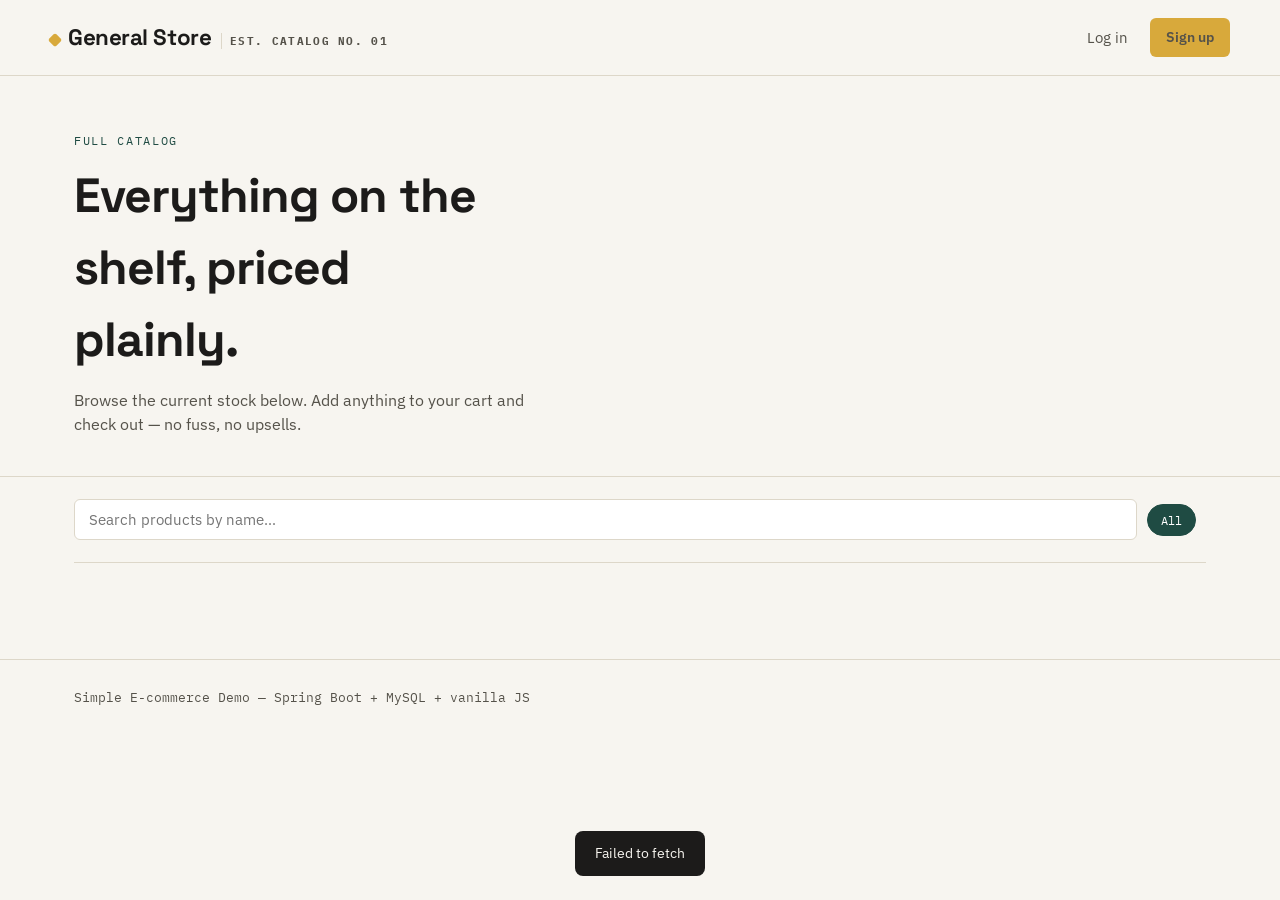
<file: ecommerce-app/frontend/index.html>
<!DOCTYPE html>
<html lang="en">
<head>
<meta charset="UTF-8">
<meta name="viewport" content="width=device-width, initial-scale=1.0">
<title>General Store — Catalog</title>
<link rel="stylesheet" href="css/style.css">
</head>
<body>

<header class="topbar">
  <div class="container topbar-inner">
    <a href="index.html" class="brand">
      <span class="brand-mark"></span>
      General Store
      <span class="brand-tag">Est. Catalog No. 01</span>
    </a>
    <nav class="nav-links" id="nav-auth-slot"></nav>
  </div>
</header>

<section class="hero">
  <div class="container">
    <div class="hero-eyebrow">Full catalog</div>
    <h1>Everything on the shelf, priced plainly.</h1>
    <p>Browse the current stock below. Add anything to your cart and check out — no fuss, no upsells.</p>
  </div>
</section>

<div class="container">
  <div class="filter-bar">
    <input type="text" id="search-input" placeholder="Search products by name…">
    <button class="chip active" data-category="">All</button>
    <div id="category-chips" style="display:flex; gap:10px; flex-wrap:wrap;"></div>
  </div>
</div>

<main class="container catalog">
  <div class="grid" id="product-grid">
    <!-- product cards injected here -->
  </div>
  <div class="empty-state" id="empty-state" style="display:none;">
    <h3>Nothing matches that search</h3>
    <p>Try a different keyword or clear the filter.</p>
  </div>
</main>

<footer>
  <div class="container">Simple E-commerce Demo — Spring Boot + MySQL + vanilla JS</div>
</footer>

<div id="toast"></div>

<script src="js/api.js"></script>
<script src="js/nav.js"></script>
<script src="js/shop.js"></script>
</body>
</html>
</file>
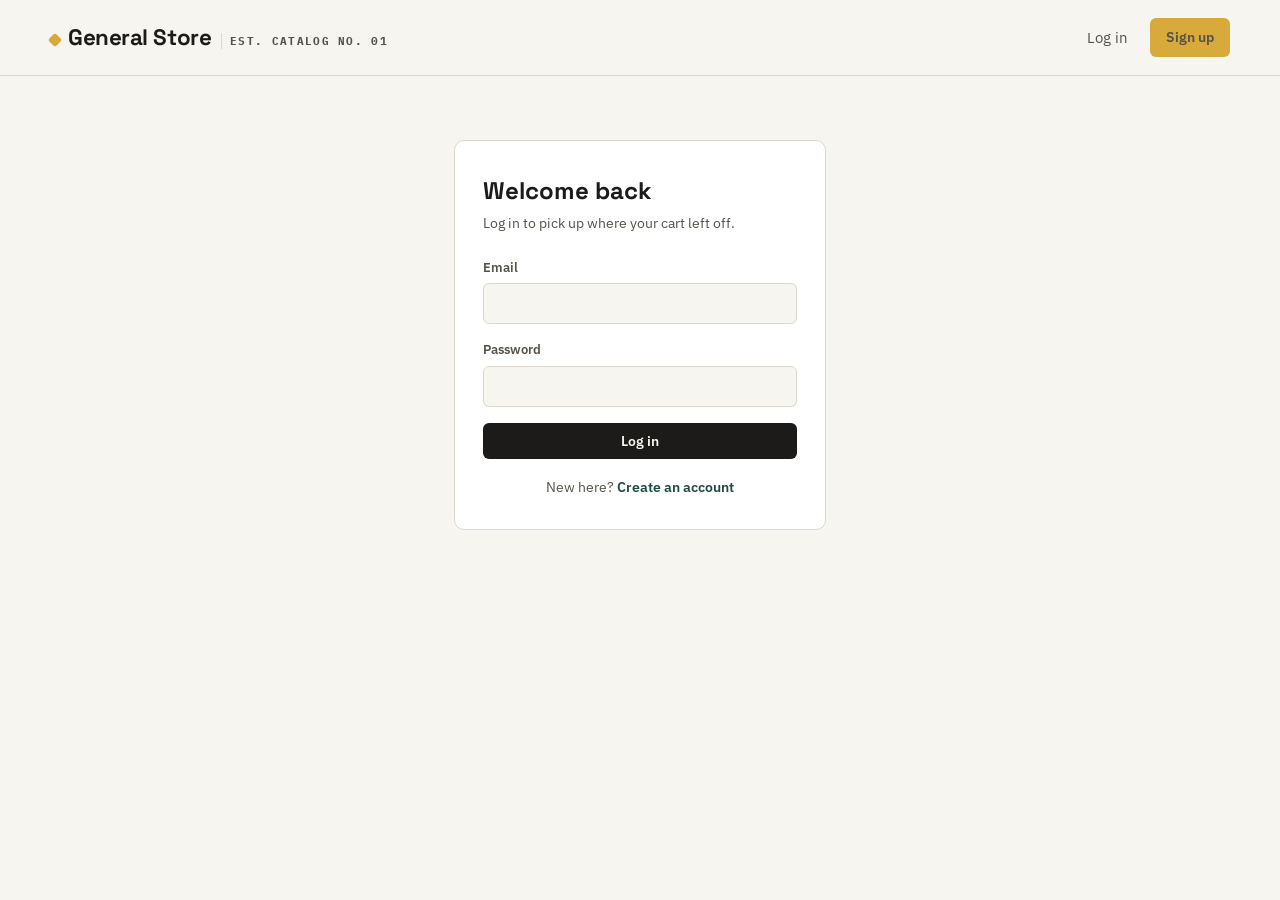
<file: ecommerce-app/frontend/cart.html>
<!DOCTYPE html>
<html lang="en">
<head>
<meta charset="UTF-8">
<meta name="viewport" content="width=device-width, initial-scale=1.0">
<title>Your Cart — General Store</title>
<link rel="stylesheet" href="css/style.css">
</head>
<body>

<header class="topbar">
  <div class="container topbar-inner">
    <a href="index.html" class="brand">
      <span class="brand-mark"></span>
      General Store
      <span class="brand-tag">Est. Catalog No. 01</span>
    </a>
    <nav class="nav-links" id="nav-auth-slot"></nav>
  </div>
</header>

<div class="page-header container">
  <h1>Your cart</h1>
  <p>Review quantities before checking out.</p>
</div>

<main class="container">
  <div class="cart-layout">
    <div id="cart-items">
      <!-- cart lines injected here -->
    </div>

    <aside class="summary-card">
      <h3>Order summary</h3>
      <div class="summary-row">
        <span>Items</span>
        <span id="summary-count">0</span>
      </div>
      <div class="summary-row total">
        <span>Total</span>
        <span id="summary-total">₹0.00</span>
      </div>
      <button class="btn btn-accent btn-block" id="checkout-btn" style="margin-top:14px;">Place order</button>
    </aside>
  </div>

  <div class="empty-state" id="empty-cart" style="display:none;">
    <h3>Your cart is empty</h3>
    <p>Head back to the catalog and add something you like.</p>
    <a href="index.html" class="btn btn-primary" style="margin-top:14px; display:inline-flex;">Browse products</a>
  </div>
</main>

<div id="toast"></div>

<script src="js/api.js"></script>
<script src="js/nav.js"></script>
<script src="js/cart.js"></script>
</body>
</html>
</file>
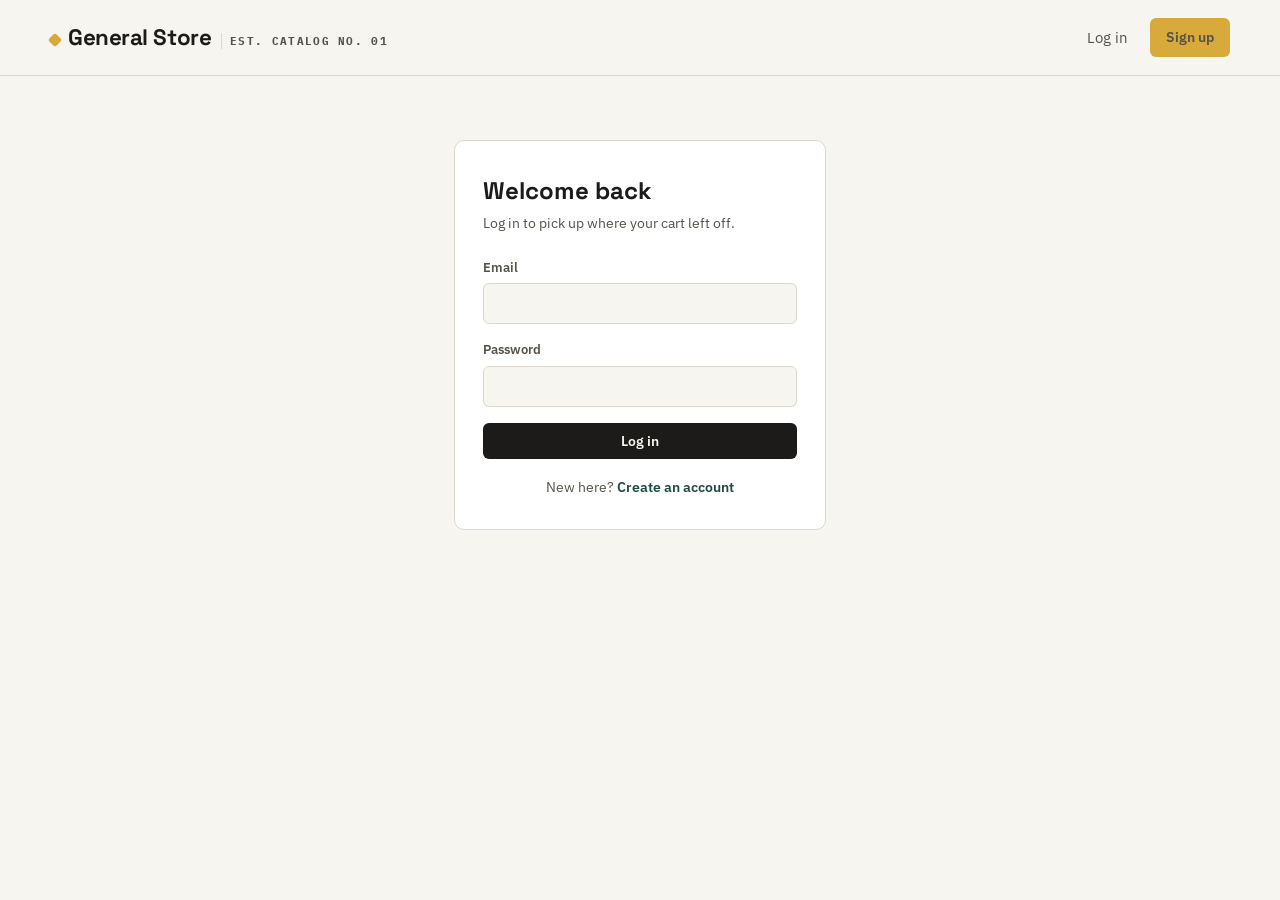
<file: ecommerce-app/frontend/login.html>
<!DOCTYPE html>
<html lang="en">
<head>
<meta charset="UTF-8">
<meta name="viewport" content="width=device-width, initial-scale=1.0">
<title>Log in — General Store</title>
<link rel="stylesheet" href="css/style.css">
</head>
<body>

<header class="topbar">
  <div class="container topbar-inner">
    <a href="index.html" class="brand">
      <span class="brand-mark"></span>
      General Store
      <span class="brand-tag">Est. Catalog No. 01</span>
    </a>
    <nav class="nav-links" id="nav-auth-slot"></nav>
  </div>
</header>

<div class="auth-wrap">
  <div class="auth-card">
    <h2>Welcome back</h2>
    <p class="auth-sub">Log in to pick up where your cart left off.</p>

    <div class="form-error" id="form-error"></div>

    <form id="login-form">
      <div class="field">
        <label for="email">Email</label>
        <input type="email" id="email" required autocomplete="email">
      </div>
      <div class="field">
        <label for="password">Password</label>
        <input type="password" id="password" required autocomplete="current-password">
      </div>
      <button type="submit" class="btn btn-primary btn-block">Log in</button>
    </form>

    <div class="auth-switch">
      New here? <a href="register.html">Create an account</a>
    </div>
  </div>
</div>

<div id="toast"></div>

<script src="js/api.js"></script>
<script src="js/nav.js"></script>
<script>
document.getElementById('login-form').addEventListener('submit', async (e) => {
  e.preventDefault();
  const errorBox = document.getElementById('form-error');
  errorBox.style.display = 'none';

  const email = document.getElementById('email').value.trim();
  const password = document.getElementById('password').value;

  try {
    const user = await Api.login({ email, password });
    Session.save(user);
    window.location.href = 'index.html';
  } catch (err) {
    errorBox.textContent = err.message || 'Login failed';
    errorBox.style.display = 'block';
  }
});
</script>
</body>
</html>
</file>
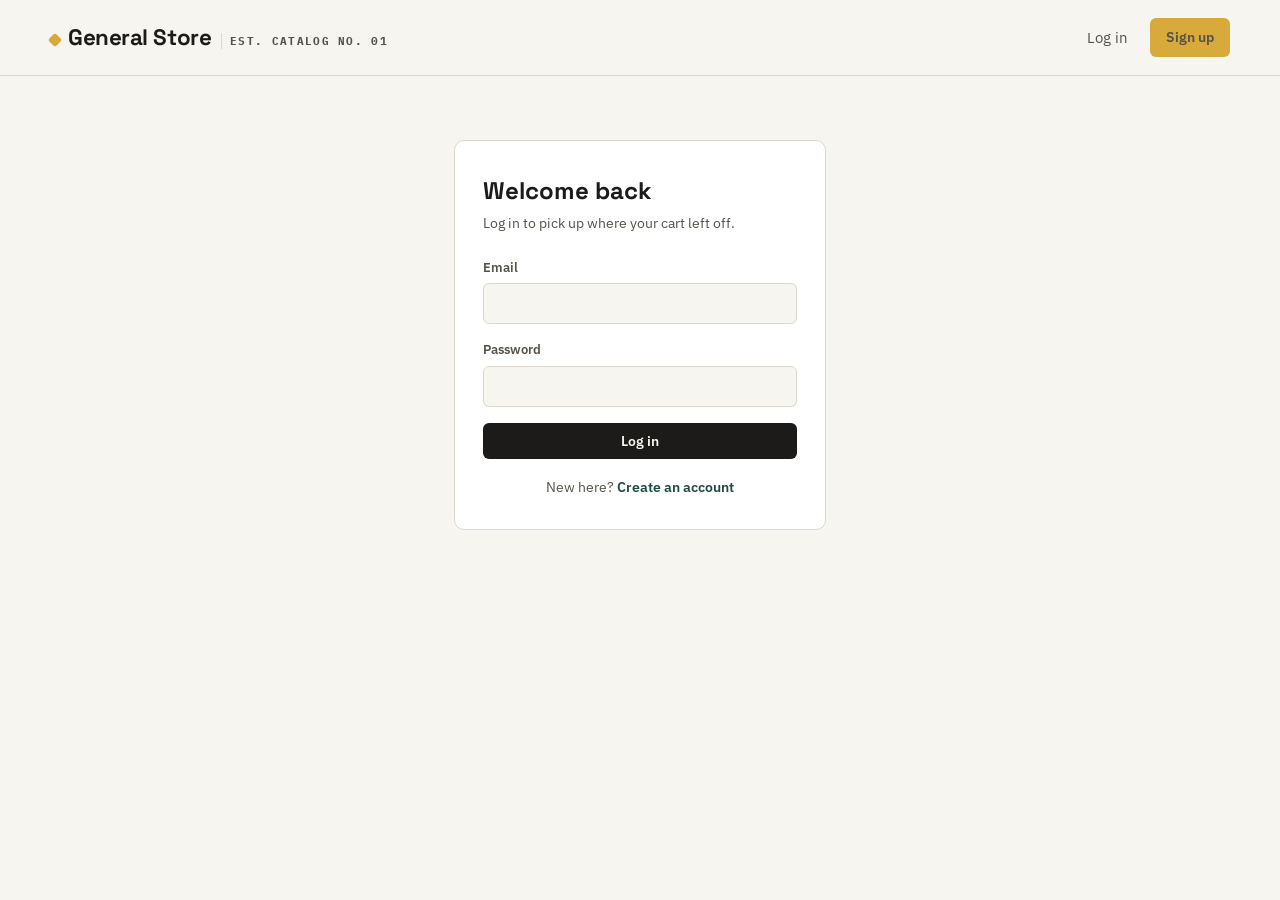
<file: ecommerce-app/frontend/orders.html>
<!DOCTYPE html>
<html lang="en">
<head>
<meta charset="UTF-8">
<meta name="viewport" content="width=device-width, initial-scale=1.0">
<title>Your Orders — General Store</title>
<link rel="stylesheet" href="css/style.css">
</head>
<body>

<header class="topbar">
  <div class="container topbar-inner">
    <a href="index.html" class="brand">
      <span class="brand-mark"></span>
      General Store
      <span class="brand-tag">Est. Catalog No. 01</span>
    </a>
    <nav class="nav-links" id="nav-auth-slot"></nav>
  </div>
</header>

<div class="page-header container">
  <h1>Order history</h1>
  <p>Everything you've checked out, most recent first.</p>
</div>

<main class="container" style="padding: 32px 0 64px;">
  <div id="orders-list"></div>
  <div class="empty-state" id="empty-orders" style="display:none;">
    <h3>No orders yet</h3>
    <p>Place your first order from the catalog.</p>
    <a href="index.html" class="btn btn-primary" style="margin-top:14px; display:inline-flex;">Browse products</a>
  </div>
</main>

<div id="toast"></div>

<script src="js/api.js"></script>
<script src="js/nav.js"></script>
<script src="js/orders.js"></script>
</body>
</html>
</file>
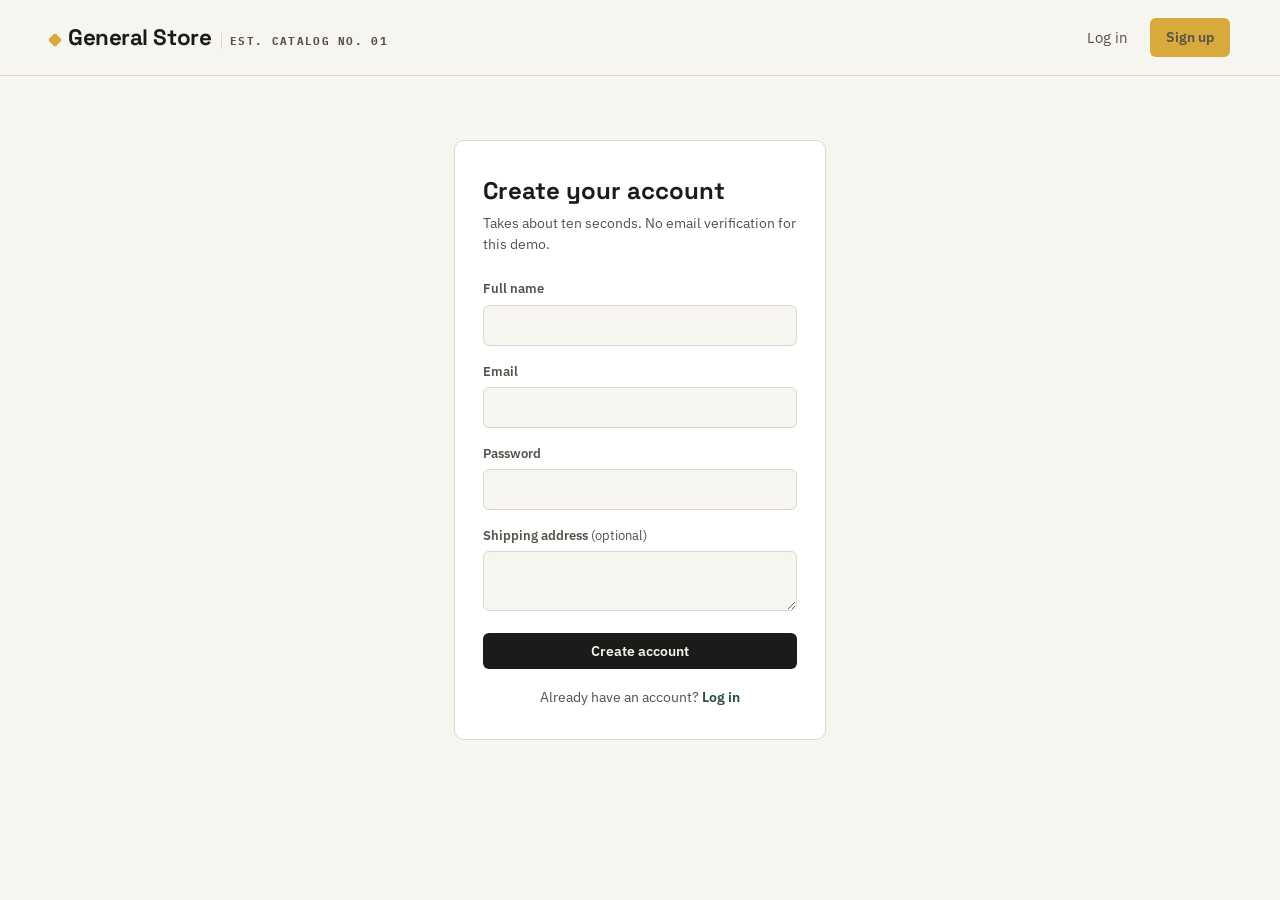
<file: ecommerce-app/frontend/register.html>
<!DOCTYPE html>
<html lang="en">
<head>
<meta charset="UTF-8">
<meta name="viewport" content="width=device-width, initial-scale=1.0">
<title>Sign up — General Store</title>
<link rel="stylesheet" href="css/style.css">
</head>
<body>

<header class="topbar">
  <div class="container topbar-inner">
    <a href="index.html" class="brand">
      <span class="brand-mark"></span>
      General Store
      <span class="brand-tag">Est. Catalog No. 01</span>
    </a>
    <nav class="nav-links" id="nav-auth-slot"></nav>
  </div>
</header>

<div class="auth-wrap">
  <div class="auth-card">
    <h2>Create your account</h2>
    <p class="auth-sub">Takes about ten seconds. No email verification for this demo.</p>

    <div class="form-error" id="form-error"></div>

    <form id="register-form">
      <div class="field">
        <label for="fullName">Full name</label>
        <input type="text" id="fullName" required autocomplete="name">
      </div>
      <div class="field">
        <label for="email">Email</label>
        <input type="email" id="email" required autocomplete="email">
      </div>
      <div class="field">
        <label for="password">Password</label>
        <input type="password" id="password" required minlength="6" autocomplete="new-password">
      </div>
      <div class="field">
        <label for="address">Shipping address <span style="font-weight:400;">(optional)</span></label>
        <textarea id="address" rows="2"></textarea>
      </div>
      <button type="submit" class="btn btn-primary btn-block">Create account</button>
    </form>

    <div class="auth-switch">
      Already have an account? <a href="login.html">Log in</a>
    </div>
  </div>
</div>

<div id="toast"></div>

<script src="js/api.js"></script>
<script src="js/nav.js"></script>
<script>
document.getElementById('register-form').addEventListener('submit', async (e) => {
  e.preventDefault();
  const errorBox = document.getElementById('form-error');
  errorBox.style.display = 'none';

  const body = {
    fullName: document.getElementById('fullName').value.trim(),
    email: document.getElementById('email').value.trim(),
    password: document.getElementById('password').value,
    address: document.getElementById('address').value.trim(),
  };

  try {
    const user = await Api.register(body);
    Session.save(user);
    showToast('Account created — welcome!');
    setTimeout(() => (window.location.href = 'index.html'), 600);
  } catch (err) {
    errorBox.textContent = err.message || 'Registration failed';
    errorBox.style.display = 'block';
  }
});
</script>
</body>
</html>
</file>
<file: ecommerce-app/frontend/css/style.css>
/* ============================================================
   General Store — a catalog-style storefront
   Palette: paper ivory, ink navy, mustard accent, deep teal
   ============================================================ */

@import url('https://fonts.googleapis.com/css2?family=Space+Grotesk:wght@500;600;700&family=IBM+Plex+Sans:wght@400;500;600&family=IBM+Plex+Mono:wght@400;500&display=swap');

:root {
  --paper: #f7f5f0;
  --paper-dim: #efece4;
  --ink: #1c1b1a;
  --ink-soft: #55524a;
  --line: #ddd7c9;
  --mustard: #d8a93b;
  --mustard-dark: #b5872a;
  --teal: #1f4b43;
  --teal-light: #2c6a5e;
  --danger: #a3402f;
  --white: #ffffff;

  --font-display: 'Space Grotesk', sans-serif;
  --font-body: 'IBM Plex Sans', sans-serif;
  --font-mono: 'IBM Plex Mono', monospace;
}

* { box-sizing: border-box; }

html { scroll-behavior: smooth; }

body {
  margin: 0;
  background: var(--paper);
  color: var(--ink);
  font-family: var(--font-body);
  line-height: 1.5;
  -webkit-font-smoothing: antialiased;
}

a { color: inherit; text-decoration: none; }

button {
  font-family: var(--font-body);
  cursor: pointer;
}

img { max-width: 100%; display: block; }

.container {
  max-width: 1180px;
  margin: 0 auto;
  padding: 0 24px;
}

/* ---------- Top bar / nav ---------- */

.topbar {
  border-bottom: 1px solid var(--line);
  background: var(--paper);
  position: sticky;
  top: 0;
  z-index: 20;
}

.topbar-inner {
  display: flex;
  align-items: center;
  justify-content: space-between;
  padding: 18px 0;
}

.brand {
  display: flex;
  align-items: baseline;
  gap: 8px;
  font-family: var(--font-display);
  font-weight: 700;
  font-size: 1.4rem;
  letter-spacing: -0.02em;
}

.brand-mark {
  display: inline-block;
  width: 10px;
  height: 10px;
  background: var(--mustard);
  border-radius: 2px;
  transform: rotate(45deg);
}

.brand-tag {
  font-family: var(--font-mono);
  font-size: 0.68rem;
  color: var(--ink-soft);
  text-transform: uppercase;
  letter-spacing: 0.12em;
  border-left: 1px solid var(--line);
  padding-left: 8px;
  margin-left: 2px;
}

.nav-links {
  display: flex;
  align-items: center;
  gap: 22px;
  font-size: 0.92rem;
}

.nav-links a { color: var(--ink-soft); transition: color .15s; }
.nav-links a:hover { color: var(--ink); }

.nav-links a.active { color: var(--ink); font-weight: 600; }

.cart-pill {
  display: inline-flex;
  align-items: center;
  gap: 6px;
  background: var(--ink);
  color: var(--paper);
  padding: 7px 14px;
  border-radius: 100px;
  font-size: 0.85rem;
  font-weight: 500;
}

.cart-count {
  background: var(--mustard);
  color: var(--ink);
  font-family: var(--font-mono);
  font-weight: 600;
  font-size: 0.72rem;
  min-width: 18px;
  height: 18px;
  border-radius: 50%;
  display: inline-flex;
  align-items: center;
  justify-content: center;
  padding: 0 2px;
}

/* ---------- Hero ---------- */

.hero {
  padding: 56px 0 40px;
  border-bottom: 1px solid var(--line);
}

.hero-eyebrow {
  font-family: var(--font-mono);
  font-size: 0.75rem;
  letter-spacing: 0.14em;
  text-transform: uppercase;
  color: var(--teal);
  margin-bottom: 10px;
}

.hero h1 {
  font-family: var(--font-display);
  font-size: clamp(2rem, 4vw, 3rem);
  font-weight: 700;
  letter-spacing: -0.02em;
  margin: 0 0 12px;
  max-width: 14ch;
}

.hero p {
  color: var(--ink-soft);
  max-width: 46ch;
  font-size: 1rem;
  margin: 0;
}

/* ---------- Filters ---------- */

.filter-bar {
  display: flex;
  flex-wrap: wrap;
  gap: 10px;
  align-items: center;
  padding: 22px 0;
  border-bottom: 1px solid var(--line);
}

.filter-bar input[type="text"] {
  flex: 1;
  min-width: 200px;
  padding: 10px 14px;
  border: 1px solid var(--line);
  background: var(--white);
  border-radius: 6px;
  font-family: var(--font-body);
  font-size: 0.92rem;
}

.filter-bar input[type="text"]:focus,
select:focus, textarea:focus, input:focus {
  outline: 2px solid var(--mustard-dark);
  outline-offset: 1px;
}

.chip {
  font-family: var(--font-mono);
  font-size: 0.78rem;
  padding: 7px 13px;
  border: 1px solid var(--line);
  border-radius: 100px;
  background: var(--white);
  color: var(--ink-soft);
  transition: all .15s;
}

.chip:hover { border-color: var(--teal); color: var(--teal); }

.chip.active {
  background: var(--teal);
  border-color: var(--teal);
  color: var(--white);
}

/* ---------- Product grid ---------- */

.catalog {
  padding: 32px 0 64px;
}

.grid {
  display: grid;
  grid-template-columns: repeat(auto-fill, minmax(230px, 1fr));
  gap: 20px;
}

.card {
  background: var(--white);
  border: 1px solid var(--line);
  border-radius: 8px;
  overflow: hidden;
  display: flex;
  flex-direction: column;
  transition: transform .15s, box-shadow .15s;
}

.card:hover {
  transform: translateY(-3px);
  box-shadow: 0 8px 22px rgba(28, 27, 26, 0.08);
}

.card-media {
  aspect-ratio: 1 / 1;
  background: var(--paper-dim);
  position: relative;
  overflow: hidden;
}

.card-media img { width: 100%; height: 100%; object-fit: cover; }

.card-sku {
  position: absolute;
  top: 10px;
  left: 10px;
  font-family: var(--font-mono);
  font-size: 0.68rem;
  background: var(--ink);
  color: var(--paper);
  padding: 3px 8px;
  border-radius: 4px;
  letter-spacing: 0.04em;
}

.card-body {
  padding: 14px 16px 16px;
  display: flex;
  flex-direction: column;
  gap: 6px;
  flex: 1;
}

.card-category {
  font-family: var(--font-mono);
  font-size: 0.68rem;
  text-transform: uppercase;
  letter-spacing: 0.08em;
  color: var(--teal);
}

.card-title {
  font-family: var(--font-display);
  font-weight: 600;
  font-size: 1.02rem;
  margin: 0;
}

.card-desc {
  color: var(--ink-soft);
  font-size: 0.85rem;
  margin: 0;
  flex: 1;
}

.card-footer {
  display: flex;
  align-items: center;
  justify-content: space-between;
  margin-top: 8px;
}

.price {
  font-family: var(--font-mono);
  font-weight: 600;
  font-size: 1.05rem;
}

.stock-low { color: var(--danger); font-size: 0.72rem; font-family: var(--font-mono); }

/* ---------- Buttons ---------- */

.btn {
  display: inline-flex;
  align-items: center;
  justify-content: center;
  gap: 6px;
  padding: 9px 16px;
  border-radius: 6px;
  border: none;
  font-size: 0.88rem;
  font-weight: 600;
  transition: background .15s, transform .1s;
}

.btn:active { transform: scale(0.97); }

.btn-primary {
  background: var(--ink);
  color: var(--paper);
}
.btn-primary:hover { background: var(--teal); }
.btn-primary:disabled { background: var(--line); color: var(--ink-soft); cursor: not-allowed; }

.btn-accent {
  background: var(--mustard);
  color: var(--ink);
}
.btn-accent:hover { background: var(--mustard-dark); }

.btn-ghost {
  background: transparent;
  border: 1px solid var(--line);
  color: var(--ink);
}
.btn-ghost:hover { border-color: var(--ink); }

.btn-danger {
  background: transparent;
  color: var(--danger);
  border: 1px solid transparent;
  padding: 6px 10px;
  font-size: 0.8rem;
}
.btn-danger:hover { text-decoration: underline; }

.btn-block { width: 100%; }

/* ---------- Forms / auth pages ---------- */

.auth-wrap {
  max-width: 420px;
  margin: 64px auto;
  padding: 0 24px;
}

.auth-card {
  background: var(--white);
  border: 1px solid var(--line);
  border-radius: 10px;
  padding: 32px 28px;
}

.auth-card h2 {
  font-family: var(--font-display);
  margin: 0 0 4px;
  font-size: 1.5rem;
}

.auth-sub {
  color: var(--ink-soft);
  font-size: 0.88rem;
  margin: 0 0 24px;
}

.field {
  margin-bottom: 16px;
}

.field label {
  display: block;
  font-size: 0.8rem;
  font-weight: 600;
  margin-bottom: 6px;
  color: var(--ink-soft);
}

.field input, .field textarea {
  width: 100%;
  padding: 10px 12px;
  border: 1px solid var(--line);
  border-radius: 6px;
  font-family: var(--font-body);
  font-size: 0.92rem;
  background: var(--paper);
}

.auth-switch {
  margin-top: 18px;
  font-size: 0.85rem;
  color: var(--ink-soft);
  text-align: center;
}

.auth-switch a { color: var(--teal); font-weight: 600; }

.form-error {
  background: #fbe9e5;
  color: var(--danger);
  border: 1px solid #eec3ba;
  padding: 10px 12px;
  border-radius: 6px;
  font-size: 0.85rem;
  margin-bottom: 16px;
  display: none;
}

.form-success {
  background: #e6efe9;
  color: var(--teal);
  border: 1px solid #bdd6c8;
  padding: 10px 12px;
  border-radius: 6px;
  font-size: 0.85rem;
  margin-bottom: 16px;
  display: none;
}

/* ---------- Cart page ---------- */

.page-header {
  padding: 40px 0 24px;
  border-bottom: 1px solid var(--line);
}

.page-header h1 {
  font-family: var(--font-display);
  font-size: 2rem;
  margin: 0 0 6px;
}

.page-header p { color: var(--ink-soft); margin: 0; }

.cart-layout {
  display: grid;
  grid-template-columns: 1fr 320px;
  gap: 28px;
  padding: 32px 0 64px;
  align-items: start;
}

.cart-line {
  display: grid;
  grid-template-columns: 72px 1fr auto auto;
  gap: 14px;
  align-items: center;
  padding: 14px 0;
  border-bottom: 1px solid var(--line);
}

.cart-line img {
  width: 72px;
  height: 72px;
  object-fit: cover;
  border-radius: 6px;
  background: var(--paper-dim);
}

.cart-line-name {
  font-family: var(--font-display);
  font-weight: 600;
  font-size: 0.95rem;
}

.cart-line-meta {
  color: var(--ink-soft);
  font-size: 0.8rem;
  font-family: var(--font-mono);
}

.qty-control {
  display: flex;
  align-items: center;
  border: 1px solid var(--line);
  border-radius: 6px;
  overflow: hidden;
}

.qty-control button {
  border: none;
  background: var(--paper-dim);
  width: 28px;
  height: 28px;
  font-size: 1rem;
}

.qty-control input {
  width: 36px;
  text-align: center;
  border: none;
  font-family: var(--font-mono);
  font-size: 0.85rem;
  padding: 4px 0;
}

.summary-card {
  background: var(--white);
  border: 1px solid var(--line);
  border-radius: 10px;
  padding: 22px;
  position: sticky;
  top: 90px;
}

.summary-card h3 {
  font-family: var(--font-display);
  margin: 0 0 16px;
  font-size: 1.1rem;
}

.summary-row {
  display: flex;
  justify-content: space-between;
  font-size: 0.9rem;
  margin-bottom: 10px;
  color: var(--ink-soft);
}

.summary-row.total {
  color: var(--ink);
  font-weight: 700;
  font-size: 1.05rem;
  border-top: 1px solid var(--line);
  padding-top: 12px;
  margin-top: 12px;
}

/* ---------- Orders ---------- */

.order-card {
  background: var(--white);
  border: 1px solid var(--line);
  border-radius: 10px;
  padding: 20px 22px;
  margin-bottom: 16px;
}

.order-card-head {
  display: flex;
  justify-content: space-between;
  align-items: flex-start;
  margin-bottom: 12px;
  flex-wrap: wrap;
  gap: 8px;
}

.order-id {
  font-family: var(--font-mono);
  font-size: 0.78rem;
  color: var(--ink-soft);
}

.status-badge {
  font-family: var(--font-mono);
  font-size: 0.7rem;
  text-transform: uppercase;
  letter-spacing: 0.06em;
  padding: 4px 10px;
  border-radius: 100px;
  background: var(--paper-dim);
  color: var(--teal);
  border: 1px solid var(--line);
}

.order-item-row {
  display: flex;
  justify-content: space-between;
  font-size: 0.88rem;
  padding: 6px 0;
  color: var(--ink-soft);
}

/* ---------- Empty state ---------- */

.empty-state {
  text-align: center;
  padding: 64px 20px;
  color: var(--ink-soft);
}

.empty-state h3 {
  font-family: var(--font-display);
  color: var(--ink);
  margin-bottom: 6px;
}

/* ---------- Toast ---------- */

#toast {
  position: fixed;
  bottom: 24px;
  left: 50%;
  transform: translateX(-50%) translateY(20px);
  background: var(--ink);
  color: var(--paper);
  padding: 12px 20px;
  border-radius: 8px;
  font-size: 0.88rem;
  opacity: 0;
  pointer-events: none;
  transition: opacity .2s, transform .2s;
  z-index: 100;
}

#toast.show {
  opacity: 1;
  transform: translateX(-50%) translateY(0);
}

/* ---------- Footer ---------- */

footer {
  border-top: 1px solid var(--line);
  padding: 28px 0;
  color: var(--ink-soft);
  font-size: 0.8rem;
  font-family: var(--font-mono);
}

/* ---------- Responsive ---------- */

@media (max-width: 760px) {
  .cart-layout { grid-template-columns: 1fr; }
  .summary-card { position: static; }
  .nav-links { gap: 12px; font-size: 0.82rem; }
  .cart-line { grid-template-columns: 56px 1fr; grid-template-rows: auto auto; row-gap: 8px; }
  .cart-line img { width: 56px; height: 56px; }
}

/* Reduced motion */
@media (prefers-reduced-motion: reduce) {
  * { transition: none !important; scroll-behavior: auto !important; }
}
</file>
